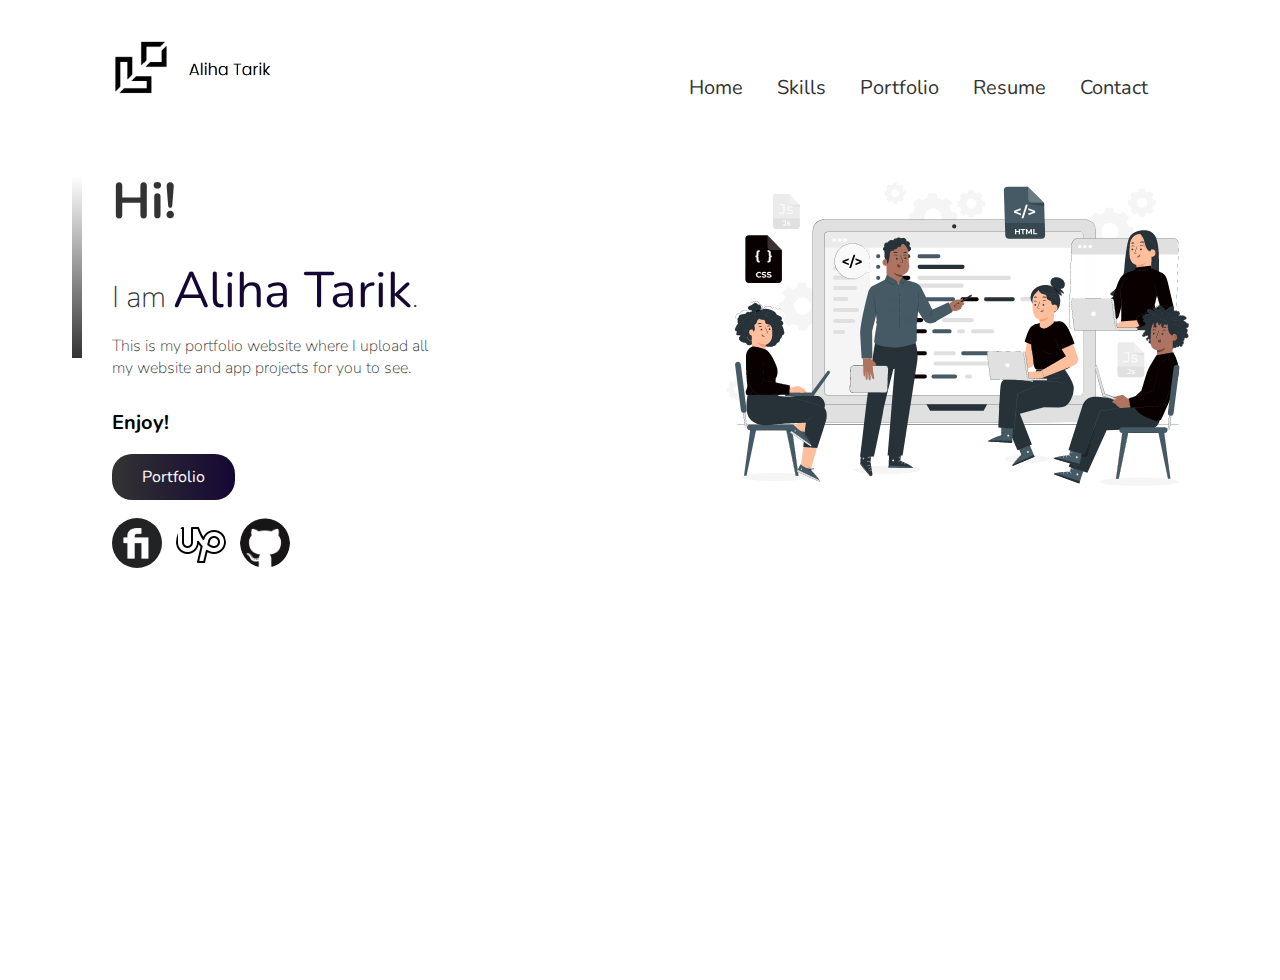
<file: index.html>
<!DOCTYPE html>
<html lang="en">
<head> 
    <meta charset="UTF-8">
    <meta name="viewport" content="width=device-width, initial-scale=1.0">
    <title>PORTFOLIO WEBSITE</title>
    <link rel="stylesheet" href="css/index_css.css">
    <link rel="stylesheet" href="https://cdnjs.cloudflare.com/ajax/libs/font-awesome/4.7.0/css/font-awesome.min.css">
</head>
<body>
<div class="container">
    <div class="navbar">
        <a href="index.html"><img src="images/logo.png" class="logo"></a>
        <nav>
            <ul id="menu">
                <li><a href="index.html">Home</a></li>
                <li><a href="skills.html">Skills</a></li>
                <li><a href="port.html">Portfolio</a></li>
                <li><a href="#">Resume</a></li>
                <li><a href="#">Contact</a></li>
            </ul>
        </nav>
        <img src="images/menu.png" class="menu-icon" onclick="togglemenu()">
    </div>
    <div class="textr">
        <div class="textc">
            <h2>Hi!</h2>
            <p>I am <strong>Aliha Tarik</strong>.</p>
            <p1>This is my portfolio website where I upload all my website and app projects for you to see.</p1>
            <h4>Enjoy!</h4>
            <a href="port.html" class="button">Portfolio</a>
        </div>
        <div class="imagebox">
            <img src="images/img-1.gif" class="imgcon" alt="Computer gif">    
        </div>
    </div>
    <div class="social_media">
            <a href="https://www.fiverr.com/alihatarik/"><img src="images/fiverr.png" alt="fiverr"></a>
            <a href="https://www.upwork.com/freelancers/~0151347ab63fbdbebb"><img src="images/up.png" alt="upwork"></a>
            <a href="https://github.com/alihatarik"><img src="images/github.png" alt="github"></a>
    </div>
</div>
<script>
    var menu = document.getElementById("menu");
    menu.style.maxHeight = "0px";
    function togglemenu(){
        if(menu.style.maxHeight == "0px"){
            menu.style.maxHeight = "190px";
        }
        else{
            menu.style.maxHeight = "0px";
        }
    }

</script>
</body>
</html>
</file>
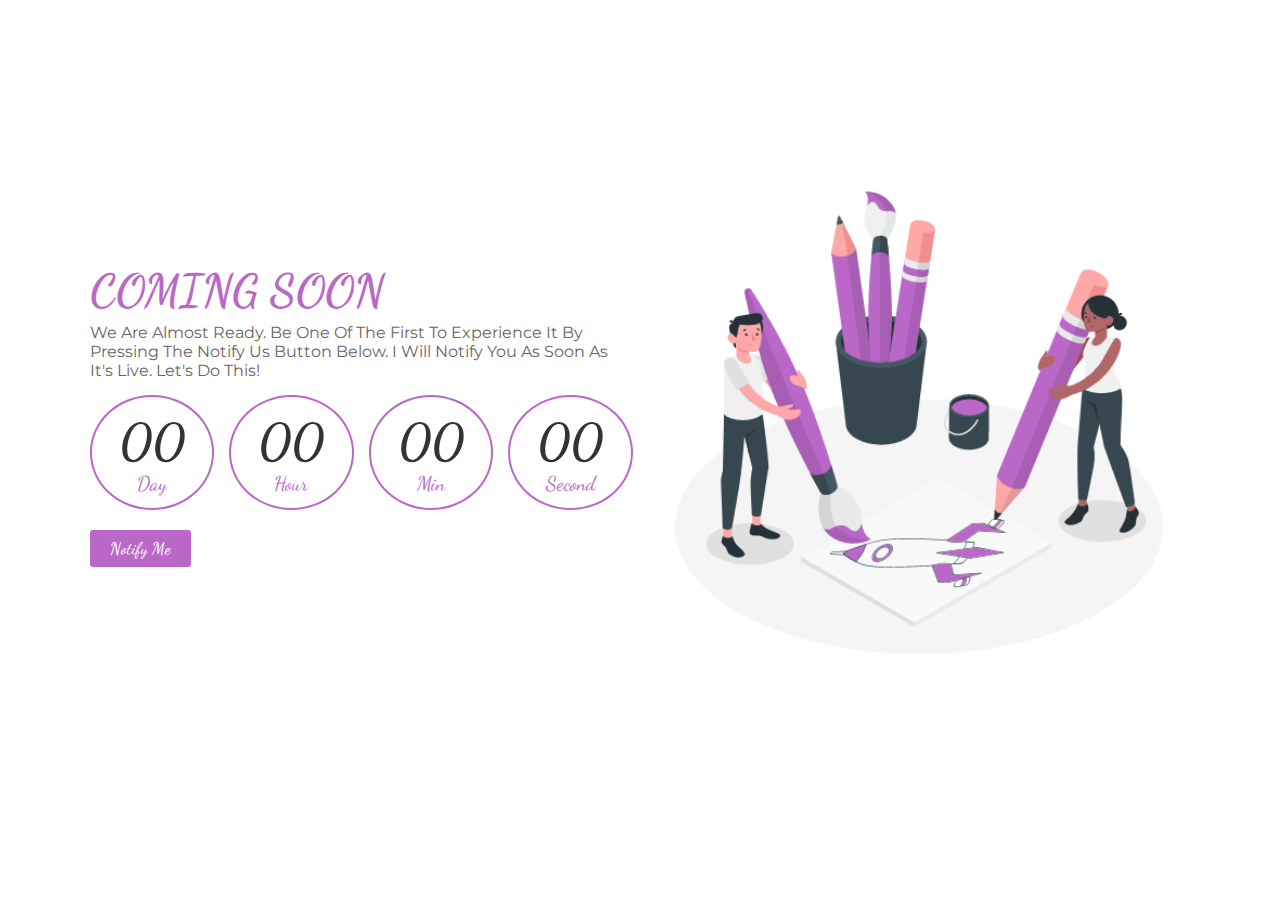
<file: Coming Soon/index.html>
<!DOCTYPE html>
<html lang="en">
<head>
    <meta charset="UTF-8">
    <meta name="viewport" content="width=device-width, initial-scale=1.0">
    <link rel="stylesheet" href="style.css">
    <title>COMING SOON</title>
</head>
<body>
<div class="container">
    <div class="content">
       <h3 class="title">Coming Soon</h3>
       <p>We are almost ready. Be one of the first to experience it by pressing the notify us button below. I will notify you as soon as it's live. Let's do this! </p>   
     <div class="count_down">
         <div class="box">
             <h3 id="day">00</h3>
             <span>day</span>
         </div>
         <div class="box">
             <h3 id="hour">00</h3>
             <span>hour</span>
         </div>
         <div class="box">
             <h3 id="min">00</h3>
             <span>min</span>
          </div>
          <div class="box">
            <h3 id="sec">00</h3>
            <span>second</span>
         </div>
     </div>
     <a href=" https://www.fiverr.com/alihatarik" class="btn">Notify Me</a>
    </div>
    <div class="images">
        <img src="images/img-1.gif" alt="Coming Soon">
     </div>
</div>
<script>
let countDate = new Date('dec 24,2022 00:00:00').getTime();
function countDown(){
    let now = new Date().getTime();
    gap = countDate - now;

    let second = 1000;
    let minute = second * 60;
    let hour = minute * 60;
    let day = hour * 24;

    let d = Math.floor(gap / (day));
    let h = Math.floor((gap % (day)) / (hour));
    let m = Math.floor((gap % (hour)) / (minute));
    let s = Math.floor((gap % (minute))/ (second));

    document.getElementById('day').innerText = d;
    document.getElementById('hour').innerText = h;
    document.getElementById('min').innerText = m;
    document.getElementById('sec').innerText = s;
}
setInterval(function(){countDown();},1000);
</script>
</body>
</html>
</file>
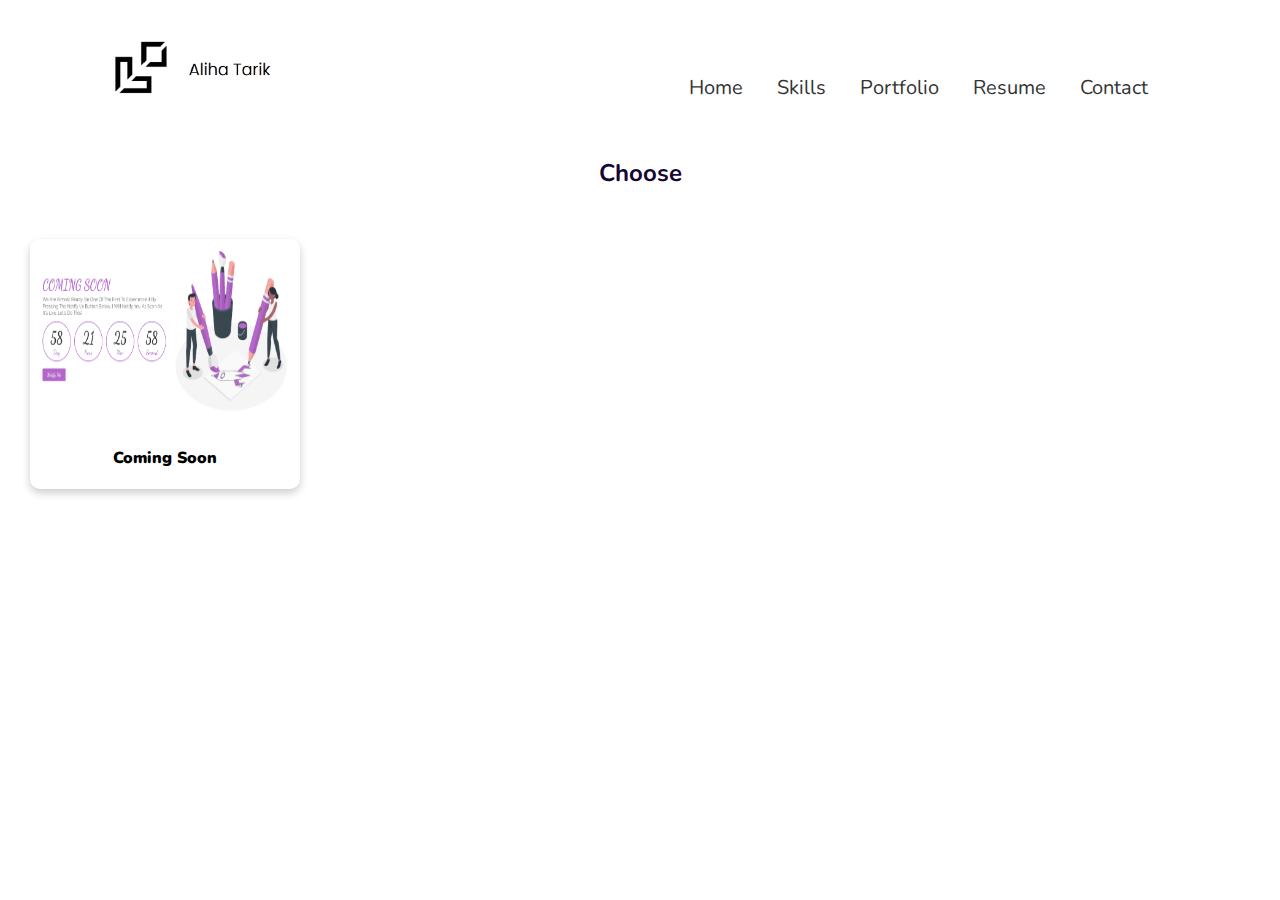
<file: land.html>
<!DOCTYPE html>
<html lang="en">
<head> 
    <meta charset="UTF-8">
    <meta name="viewport" content="width=device-width, initial-scale=1.0">
    <title>PORTFOLIO WEBSITE</title>
    <link rel="stylesheet" href="css/land_css.css">
</head>
<body>
<div class="container">
    <div class="navbar">
        <a href="index.html"><img src="images/logo.png" class="logo"></a>
        <nav>
            <ul id="menu">
                <li><a href="index.html">Home</a></li>
                <li><a href="skills.html">Skills</a></li>
                <li><a href="port.html">Portfolio</a></li>
                <li><a href="#">Resume</a></li>
                <li><a href="#">Contact</a></li>
            </ul>
        </nav>
        <img src="images/menu.png" class="menu-icon" onclick="togglemenu()">
    </div>
</div>  
    <h2>Choose</h2>
    <div class="card">
        <a href="Coming Soon/index.html"><img src="images/landing-1.png" alt="Coming Soon" style="width:100%"></a>
        <div class="cont_1">
          <h4><b>Coming Soon</b></h4>
        </div>
      </div>
     <script>
        var menu = document.getElementById("menu");
        menu.style.maxHeight = "0px";
        function togglemenu(){
            if(menu.style.maxHeight == "0px"){
                menu.style.maxHeight = "190px";
            }
            else{
                menu.style.maxHeight = "0px";
            }
        }
    
</script>
</body>
</html>
</file>
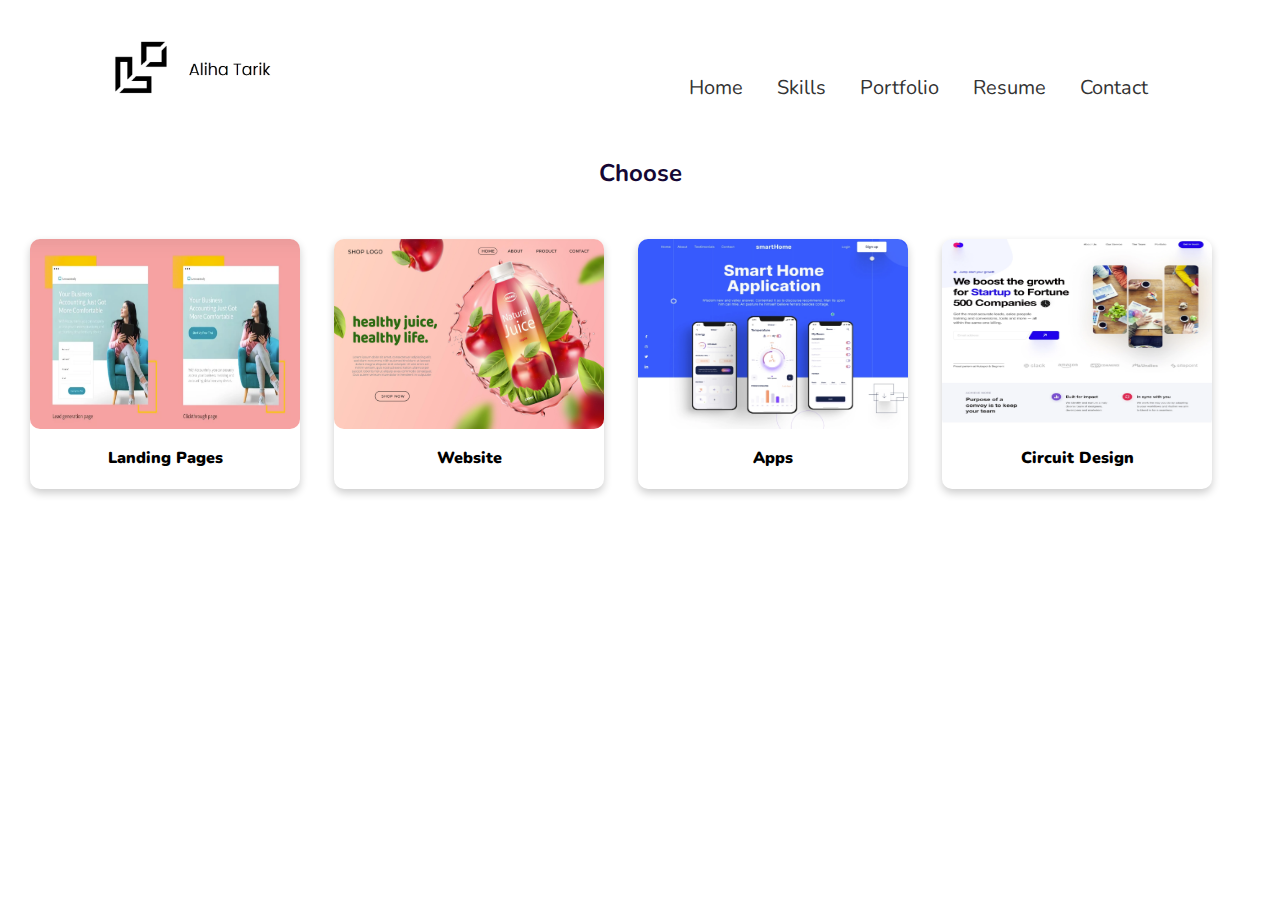
<file: port.html>
<!DOCTYPE html>
<html lang="en">
<head> 
    <meta charset="UTF-8">
    <meta name="viewport" content="width=device-width, initial-scale=1.0">
    <title>PORTFOLIO WEBSITE</title>
    <link rel="stylesheet" href="css/port_css.css">
</head>
<body>
<div class="container">
    <div class="navbar">
        <a href="index.html"><img src="images/logo.png" class="logo"></a>
        <nav>
            <ul id="menu">
                <li><a href="index.html">Home</a></li>
                <li><a href="skills.html">Skills</a></li>
                <li><a href="port.html">Portfolio</a></li>
                <li><a href="#">Resume</a></li>
                <li><a href="#">Contact</a></li>
            </ul>
        </nav>
        <img src="images/menu.png" class="menu-icon" onclick="togglemenu()">
    </div>
</div>  
<h2>Choose</h2>
<div class="card">
  <a href="land.html"><img src="images/port_img_1.png" alt="Landing Pages" style="width:100%"></a>
  <div class="cont_1">
    <h4><b>Landing Pages</b></h4>
  </div>
</div>
<div class="card">
  <a href="site.html"><img src="images/port_img_2.jpg" alt="Site" style="width:100%"></a>
  <div class="cont_1">
    <h4><b>Website</b></h4>
  </div>
</div>
<div class="card">
  <a href="app.html"><img src="images/port_img_3.png" alt="Apps" style="width:100%"></a>
  <div class="cont_1">
    <h4><b>Apps</b></h4>
  </div>
</div>
<div class="card">
  <a href="circuit.html"><img src="images/port_img_4.png" alt="Circuit" style="width:100%"></a>
  <div class="cont_1">
    <h4><b>Circuit Design</b></h4>
  </div>
</div>
<script>
        var menu = document.getElementById("menu");
        menu.style.maxHeight = "0px";
        function togglemenu(){
            if(menu.style.maxHeight == "0px"){
                menu.style.maxHeight = "190px";
            }
            else{
                menu.style.maxHeight = "0px";
            }
        }
    
</script>
</body>
</html>
</file>
<file: css/index_css.css>
@import url('https://fonts.googleapis.com/css2?family=Nunito:ital,wght@0,200;0,300;0,400;0,500;1,200;1,300;1,400;1,500&display=swap');
:root {
    --col1: #150734;
    --col2: #ffff;
    --col3: #333;
  }


*{
    margin: 0;
    padding: 0;
    box-sizing: border-box;
    font-family: 'Nunito', sans-serif;
}
.container{
width:100%;
min-height: 100vh;
padding-left: 8%;
padding-right: 8%;
box-sizing: border-box;
overflow: hidden;
}
.navbar{
width:100%;
display:flex;
align-items: center;
}
.logo{
    width: 180px;
    cursor:pointer;
    margin: 30px 0;;
}
.menu-icon{
    width: 25px;
    cursor:pointer;
    display: none;
}
nav{
    flex:1;
    text-align: right;
}
nav ul li{
    list-style: none;
    display: inline-block;
    margin-right: 30px;
}
nav ul li a{
    text-decoration: none;
    color: var(--col3);
    font-size: 20px;
}
nav ul li a:hover{
    color:var(--col1);
}
.textr{
    display: flex;
    align-items: left;
    margin: 20px 0;
}
.textr .textc{
    flex-basis: 30%;
    position: relative;
    margin-left: 10px;
}
.textr .textc h2{
font-size: 50px;
color:var(--col3);
}
.textr .textc p strong{
    font-size: 50px;
    color:var(--col1);
    }
.textr .textc p{
    font-size: 30px;
    color:var(--col3);
    font-weight: 100;
    margin:20px 0 10px;
    }
.textr .textc p1{
font-size: 16px;
color:var(--col3);
font-weight: 100;
}
.textr .textc h4{
margin: 30px 0;
font-size: 20px;
}
.textr .button{
    border-radius: 20px;
    outline:none;
    padding:12px 30px;
    color:var(--col2);
    background: linear-gradient(to right,var(--col3),var(--col1));
    cursor:pointer;
    text-decoration: none;
}
.textr .button:hover{
background-color: var(--col1);
align-items: center;
}
.textr .textc::after{
    content:'';
    width:10px;
    height:57%;
    background: linear-gradient(var(--col2),var(--col3));
    position:absolute;
    left:-40px;
    top:8px;
}
.textr .imagebox{
    position:absolute;
    text-align: right;
    right:70px;
    top:80px;
    height:100%;
    width:80%;
    z-index: -1;
}
.container .social_media a img{
    display: inline;
    margin-top: 10px;
    margin-left: 10px;
    width:50px;
    height:50px;
    border-radius: 50%;
}

@media only screen and (max-width:800px){
    nav ul{
        width:100%;
        background:linear-gradient(var(--col1),var(--col2));
        position:absolute;
        top:95px;
        right:0;
        z-index: 2;
    }
    nav ul li{
        display:block;
        margin-top:10px;
        margin-bottom:10px;
        margin-right: 290px;
    }
    nav ul li a{
color:var(--col2);
    }
    .menu-icon{
        display: block;
    }
    #menu{
        overflow: hidden;
        transition: 0.5s;
    }
    .textr{
        flex-direction: column-reverse;
        margin: 50px 0;
    }
    .textr .imagebox{
        flex-basis: 100%;
        margin-bottom:50px;

    }
    .textr .imgcon{
        width:77%;
    }
    .textr .textc{flex-basis:100%;}
    .textr .textc h2{
        margin-top: 100px;
        font-size: 35px;
    }
    .textr .textc p{
        margin-top: 10px;
    }
    .textr .textc h4{
        margin-top: 10px;
        font-size: 15px;
    }
    .textr .textc::after{
        content:'';
        width:10px;
        height:57%;
        background: linear-gradient(var(--col2),var(--col3));
        position:absolute;
        left:-40px;
        top:100px;
    }
}
</file>
<file: Coming Soon/style.css>
@import url('https://fonts.googleapis.com/css2?family=Dancing+Script:wght@400;500;600;700&display=swap');
@import url('https://fonts.googleapis.com/css2?family=Dancing+Script:wght@400;500;600;700&family=Montserrat:ital,wght@0,100;0,200;0,300;0,400;0,500;0,600;1,100;1,200;1,300;1,400;1,500;1,600&display=swap');

*{
    font-family: 'Dancing Script', cursive;
    margin:0;
    padding:0;
    box-sizing: border-box;
    outline: none;
    border: none;
    text-decoration: none;
    text-transform: capitalize;
}

.container{
    display:flex;
    align-items: center;
    flex-wrap: wrap;
    padding: 20px 7%;
    background: #fff;
    min-height: 100vh;
    gap:15px;
    padding-bottom: 80px;
}
.container .content{
    flex:1 1 400px;
}

.container .images{
    flex:1 1 400px;
}
.container .images img{
    width:100%;
}
.container .content .title{
    font-size: 45px;
    text-transform: uppercase;
    color: #ba68c8;
}
.container .content p{
    font-family: 'Montserrat', sans-serif;
    color: #666;
    padding:5px 0;
}
.container .content .count_down{
   display:flex;
   gap:15px;
   padding:10px 0;
}
.container .content .count_down .box{
    border-radius: 100%;
    border: 2px solid #ba68c8;
    padding: 15px;
    width: 115px;
    height: 115px;
    text-align: center;
    flex: 1 1 20px;
}
.container .content .count_down .box h3{
    font-size: 50px;
    color:#333;
}
.container .content .count_down .box span{
    color:#ba68c8;
    font-size: 20px;
    padding:5px 0;
}
.container .content .btn{
    display: inline-block;
    border-radius: 3px;
    padding: 8px 20px;
    margin: 10px 0;
    font-size: 17px;
    background: #ba68c8;
    color: #fff;
    transition: .2s ease-out;
}
.container .btn:hover{
    letter-spacing: 2px;
}


@media(max-width:400px){
    .container{
     padding:20px;
    }
    .container .content{
        text-align:center ;
    }
    .container .content .title{
        font-size: 35px;
    }
    .container .content p{
        font-size: 14px;
    }
    .container .content .count_down{
        gap:5px;
    }
    .container .content .count_down .box h3{
        font-size: 30px;
    }
    .container .content .count_down .box span{
        font-size: 15px;
    }

}
</file>
<file: css/land_css.css>
@import url('https://fonts.googleapis.com/css2?family=Nunito:ital,wght@0,200;0,300;0,400;0,500;1,200;1,300;1,400;1,500&display=swap');
:root {
  --col1: #150734;
  --col2: #ffff;
  --col3: #333;
}

*{
    margin: 0;
    padding: 0;
    box-sizing: border-box;
    font-family: 'Nunito', sans-serif;
}
.container{
width:100%;
padding-left: 8%;
padding-right: 8%;
box-sizing: border-box;
overflow: hidden;
}
.navbar{
width:100%;
display:flex;
align-items: center;
}
.logo{
    width: 180px;
    cursor:pointer;
    margin: 30px 0;;
}
.menu-icon{
    width: 25px;
    cursor:pointer;
    display: none;
}
nav{
    flex:1;
    text-align: right;
}
nav ul li{
    list-style: none;
    display: inline-block;
    margin-right: 30px;
}
nav ul li a{
    text-decoration: none;
    color: var(--col3);
    font-size: 20px;
}
nav ul li a:hover{
    color:var(--col1);
}
h2{
    margin-top: 10px;
    color: var(--col1);
    text-align: center;
}
/*card begins*/
.card {
  /* Add shadows to create the "card" effect */
  display:inline-block;
  margin-top: 50px;
  margin-left: 30px;
  box-shadow: 0 4px 8px 0 rgba(0,0,0,0.2);
  width:270px;
  height: 250px;
  border-radius: 10px;
  transition: 0.3s;
}
.card img {
  width: 190px;
  height:190px;
  border-radius: 10px 10px 10px 10px;
}
.card h4{
  margin-top: 10px;;
  text-align: center;
}
/* On mouse-over, add a deeper shadow */
.card:hover {
  box-shadow: 0 8px 16px 0 rgba(0,0,0,0.2);
}

/* Add some padding inside the card container */
.card .cont_1 {
  padding: 2px 16px;
}
/*card end*/
  @media only screen and (max-width:800px){
    nav ul{
        width:100%;
        background:linear-gradient(var(--col1),var(--col2));
        position:absolute;
        top:95px;
        right:0;
        z-index: 2;
    }
    nav ul li{
        display:block;
        margin-top:10px;
        margin-bottom:10px;
        margin-right: 290px;
    }
    nav ul li a{
color:var(--col2);
    }
    .menu-icon{
        display: block;
    }
    #menu{
        overflow: hidden;
        transition: 0.5s;
    }
    .card{
      margin-left: 80px;
    }
}
</file>
<file: css/port_css.css>
@import url('https://fonts.googleapis.com/css2?family=Nunito:ital,wght@0,200;0,300;0,400;0,500;1,200;1,300;1,400;1,500&display=swap');
:root {
  --col1: #150734;
  --col2: #ffff;
  --col3: #333;
}

*{
    margin: 0;
    padding: 0;
    box-sizing: border-box;
    font-family: 'Nunito', sans-serif;
}
.container{
width:100%;
padding-left: 8%;
padding-right: 8%;
box-sizing: border-box;
overflow: hidden;
}
.navbar{
width:100%;
display:flex;
align-items: center;
}
.logo{
    width: 180px;
    cursor:pointer;
    margin: 30px 0;;
}
.menu-icon{
    width: 25px;
    cursor:pointer;
    display: none;
}
nav{
    flex:1;
    text-align: right;
}
nav ul li{
    list-style: none;
    display: inline-block;
    margin-right: 30px;
}
nav ul li a{
    text-decoration: none;
    color: var(--col3);
    font-size: 20px;
}
nav ul li a:hover{
    color:var(--col1);
}
h2{
    margin-top: 10px;
    color: var(--col1);
    text-align: center;
}
/*card begins*/
.card {
  /* Add shadows to create the "card" effect */
  display:inline-block;
  margin-top: 50px;
  margin-left: 30px;
  box-shadow: 0 4px 8px 0 rgba(0,0,0,0.2);
  width:270px;
  height: 250px;
  border-radius: 10px;
  transition: 0.3s;
}
.card img {
  width: 190px;
  height:190px;
  border-radius: 10px 10px 10px 10px;
}
.card h4{
  margin-top: 10px;;
  text-align: center;
}
/* On mouse-over, add a deeper shadow */
.card:hover {
  box-shadow: 0 8px 16px 0 rgba(0,0,0,0.2);
}

/* Add some padding inside the card container */
.card .cont_1 {
  padding: 2px 16px;
}
/*card end*/
  @media only screen and (max-width:800px){
    nav ul{
        width:100%;
        background:linear-gradient(var(--col1),var(--col2));
        position:absolute;
        top:95px;
        right:0;
        z-index: 2;
    }
    nav ul li{
        display:block;
        margin-top:10px;
        margin-bottom:10px;
        margin-right: 290px;
    }
    nav ul li a{
color:var(--col2);
    }
    .menu-icon{
        display: block;
    }
    #menu{
        overflow: hidden;
        transition: 0.5s;
    }
    .card{
      margin-left: 80px;
    }
}
</file>
